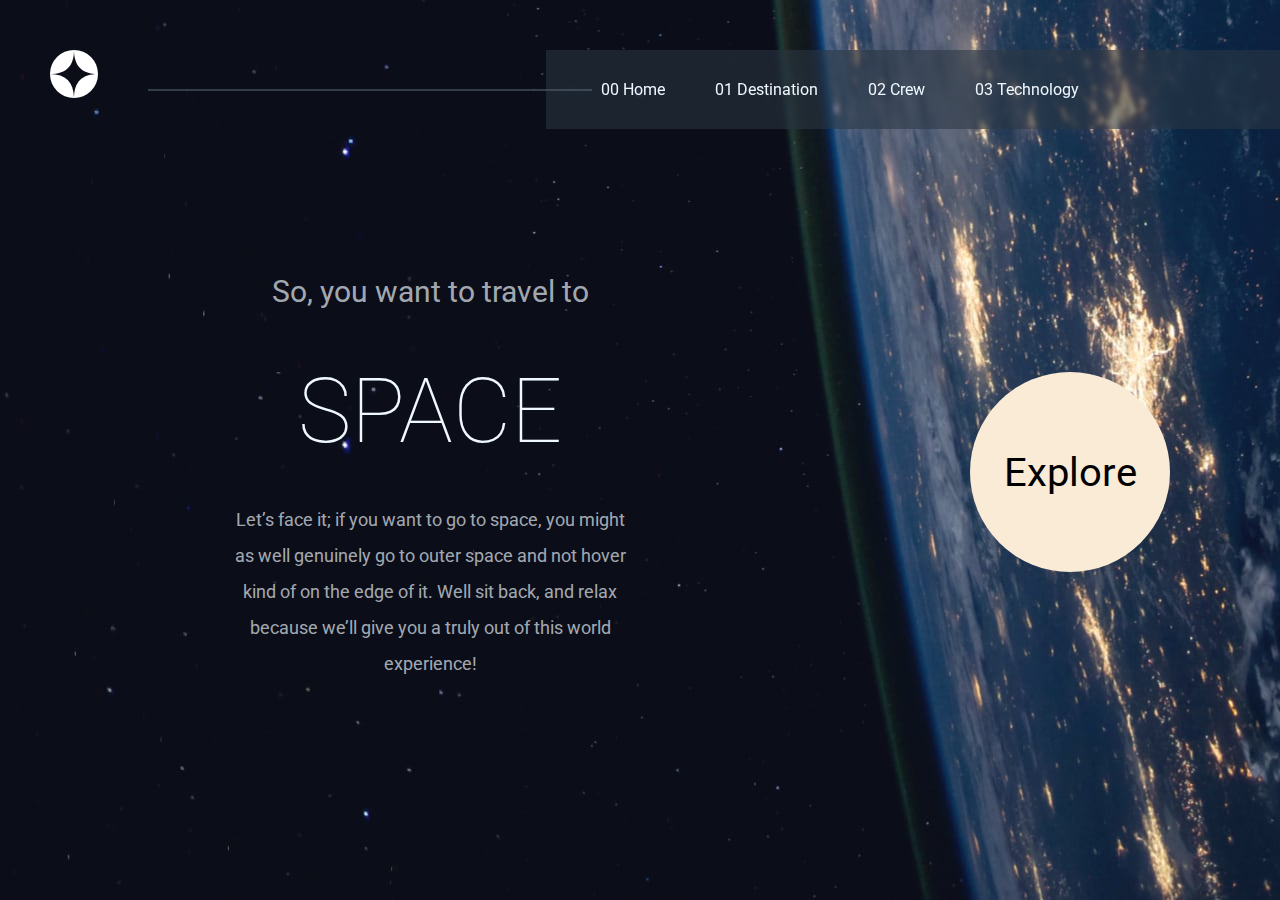
<file: index.html>
<!DOCTYPE html>
<html lang="en">

<head>
  <meta charset="UTF-8">
  <meta name="viewport" content="width=device-width, initial-scale=1.0">
  <link rel="stylesheet" href="css/main.css">

  <link rel="preconnect" href="https://fonts.googleapis.com">
  <link rel="preconnect" href="https://fonts.gstatic.com" crossorigin>
  <link
    href="https://fonts.googleapis.com/css2?family=Open+Sans:ital,wght@0,300;0,400;0,500;0,600;1,400&family=Roboto:wght@300;400;700&display=swap"
    rel="stylesheet">
  <title>Space</title>
</head>

<body>
    <div class="my-body">

      
      <!-- start header -->
      <header>
    <div class="logo"><img src="assets/shared/logo.svg" alt=""></div>
    <div class="container">
      <div class="space"></div>
      <div class="links">
        <span class="icon">
          <span></span>
          <span></span>
          <span></span>
        </span>
        <ul id="for-click">
          <li><a href="#">00 Home</a></li>
          <li><a href="destination.html">01 Destination</a></li>
          <li><a href="crew.html">02 Crew</a></li>
          <li><a href="technology.html">03 Technology</a></li>
        </ul>
      </div>
    </div>
  </header>
  <!-- end header -->
  <div class="content">
    <div class="container">
      <div class="left">
        <p>So, you want to travel to</p>
        <h2>SPACE</h2>
        <p>Let’s face it; if you want to go to space, you might as well genuinely go to
          outer space and not hover kind of on the edge of it. Well sit back, and relax
          because we’ll give you a truly out of this world experience!</p>
      </div>
      <!--  -->
      <div class="right">
        <div class="cont">Explore</div>
      </div>
    </div>
  </div>

</div>
<script src="icon-click.js"></script>
</body>

</html>
</file>
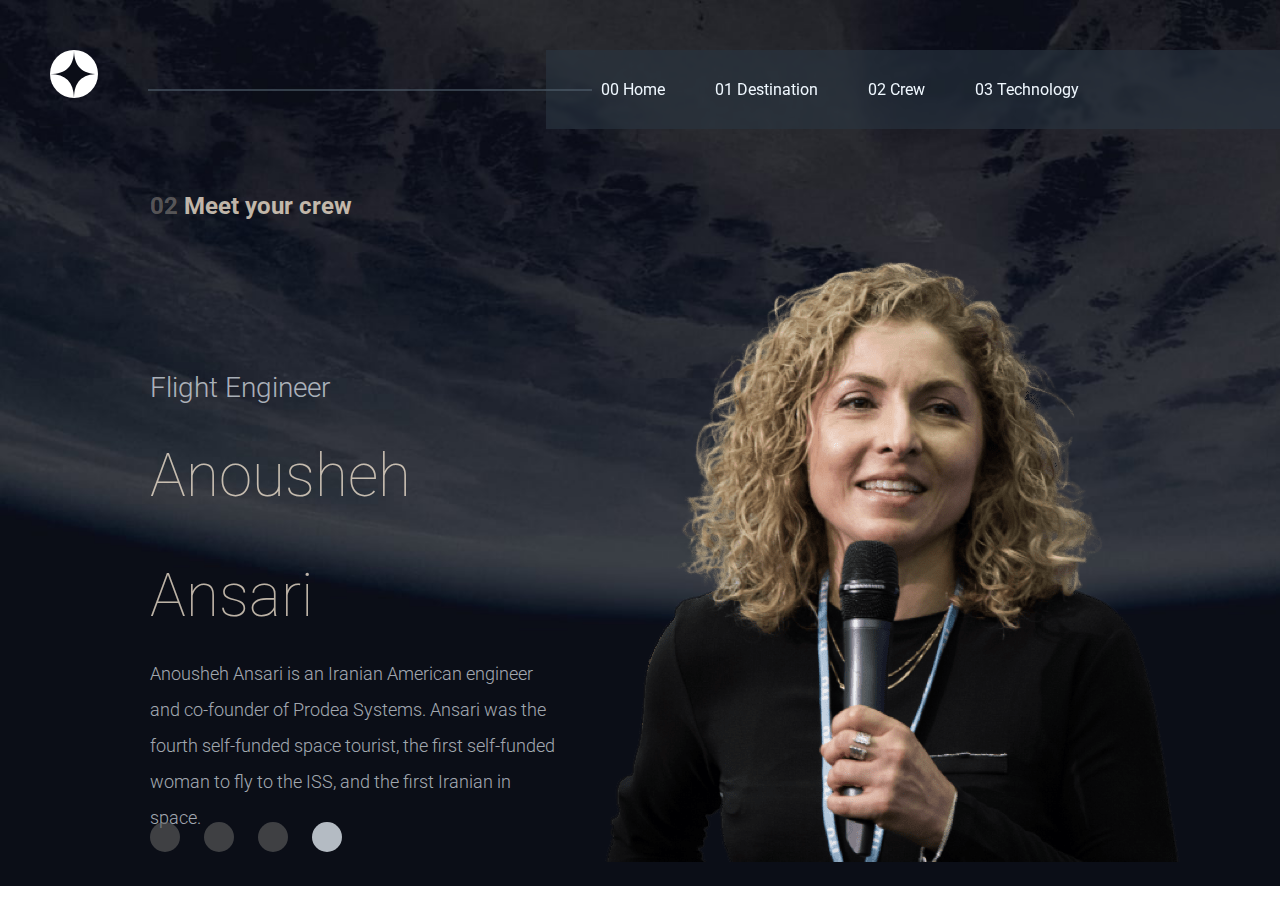
<file: crew.html>
<!DOCTYPE html>
<html lang="en">
<head>
  <meta charset="UTF-8">
  <meta name="viewport" content="width=device-width, initial-scale=1.0">

    <link rel="stylesheet" href="css/crew.css">
    
    <link rel="preconnect" href="https://fonts.googleapis.com">
    <link rel="preconnect" href="https://fonts.gstatic.com" crossorigin>
    <link
      href="https://fonts.googleapis.com/css2?family=Open+Sans:ital,wght@0,300;0,400;0,500;0,600;1,400&family=Roboto:wght@300;400;700&display=swap"
      rel="stylesheet">
  <title>Crew</title>
</head>
<body>
  <div class="my-body" >

      <!-- start header -->
      <header>
        <div class="logo"><img src="assets/shared/logo.svg" alt=""></div>
        <div class="container">
          <div class="space"></div>
          <div class="links">
            <span class="icon">
              <span></span>
              <span></span>
              <span></span>
            </span>
            <ul id="for-click">
              <li><a href="index.html">00 Home</a></li>
              <li><a href="destination.html">01 Destination</a></li>
              <li><a href="crew.html">02 Crew</a></li>
              <li><a href="technology.html">03 Technology</a></li>
            </ul>
          </div>
        </div>
      </header>
      <!-- end header -->
    
    <h2><span>02</span> Meet your crew</h2>
    <section>
      <div class="container">
        <div class="text">
          <p id="role">Flight Engineer</p>
          <h2 id="name">Anousheh Ansari</h2>
          <p id="bio">Anousheh Ansari is an Iranian American engineer and co-founder of Prodea Systems.
          Ansari was the fourth self-funded space tourist, the first self-funded woman to
          fly to the ISS, and the first Iranian in space.</p>
          <div class="points">
            <div class="point "></div>
            <div class="point"></div>
            <div class="point"></div>
            <div class="point active"></div>
          </div>
        </div>
        <div class="image">
          <img id="profimg" src="assets/crew/image-anousheh-ansari.png" alt="">
        </div>
      </div>
    </section>

  </div>
  <script src="req.js"></script>
  <script src="crew.js"></script>
  <script src="icon-click.js"></script>
</body>
</html>
</file>
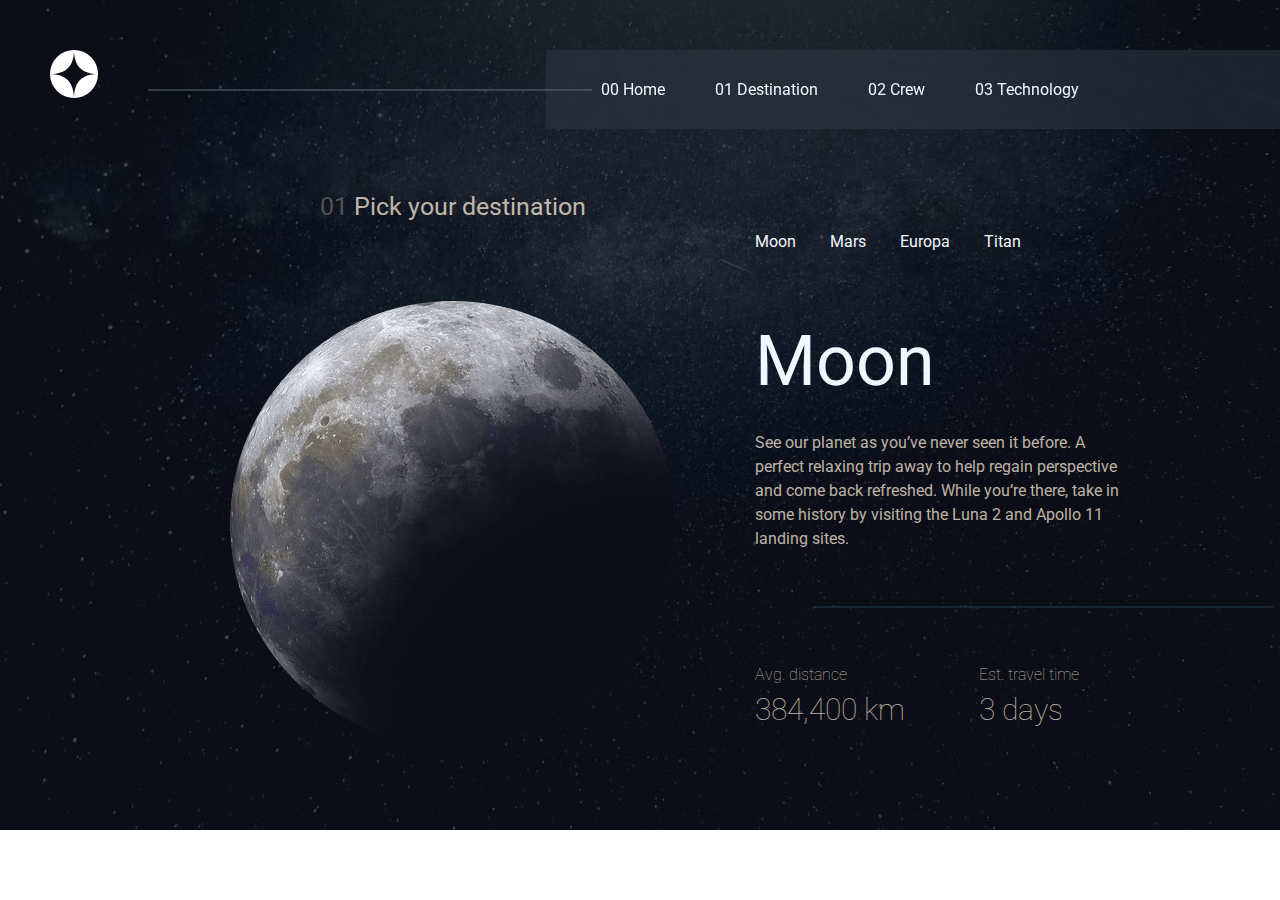
<file: destination.html>
<!DOCTYPE html>
<html lang="en">

<head>
  <meta charset="UTF-8">
  <meta name="viewport" content="width=device-width, initial-scale=1.0">
  <link rel="stylesheet" href="css/des.css">
  <link rel="preconnect" href="https://fonts.googleapis.com">
  <link rel="preconnect" href="https://fonts.gstatic.com" crossorigin>
  <link
    href="https://fonts.googleapis.com/css2?family=Open+Sans:ital,wght@0,300;0,400;0,500;0,600;1,400&family=Roboto:wght@300;400;700&display=swap"
    rel="stylesheet">
  <title>Destination</title>

</head>

<body>
    <div class="my-body">

      
      <!-- start header -->
      <header>
        <div class="logo"><img src="assets/shared/logo.svg" alt=""></div>
        <div class="container">
          <div class="space"></div>
          <div class="links">
            <span class="icon">
              <span></span>
              <span></span>
              <span></span>
            </span>
            <ul id="for-click">
              <li><a href="index.html">00 Home</a></li>
              <li><a href="destination.html">01 Destination</a></li>
              <li><a href="crew.html">02 Crew</a></li>
              <li><a href="technology.html">03 Technology</a></li>
            </ul>
          </div>
        </div>
      </header>
      <!-- end header -->

  <div class="content">
    <div class="container">
      <div class="left">
        <p><span>01 </span> Pick your destination</p>
        <img id="myimg" src="assets/destination/image-moon.png" alt="">
      </div>
      <!--  -->
      <div class="right">
        <ul id="change">
          <li class="myli">Moon</li>
          <li class="myli">Mars</li>
          <li class="myli">Europa</a></li>
          <li class="myli">Titan</li>
        </ul>
        <!--  -->
        <h2 id="name">Moon</h2>
        <p id="description">See our planet as you’ve never seen it before. A perfect relaxing trip away to help
          regain perspective and come back refreshed. While you’re there, take in some history
          by visiting the Luna 2 and Apollo 11 landing sites.</p>
          <div class="br"></div>
          <nav>
            <div class="left">
              <p class="top">Avg. distance</p>
              <p class="bot" id="distance">384,400 km</p>
            </div>
          <div class="right">
            <p class="top">Est. travel time</p>
            <p class="bot" id="travel">3 days</p>
          </div>
        </nav>
      </div>
    </div>
  </div>
  <!--  -->
  
</div>
<script src="icon-click.js"></script>
  <script src="req.js"></script>
  <script src="main.js"></script>
</body>

</html>
</file>
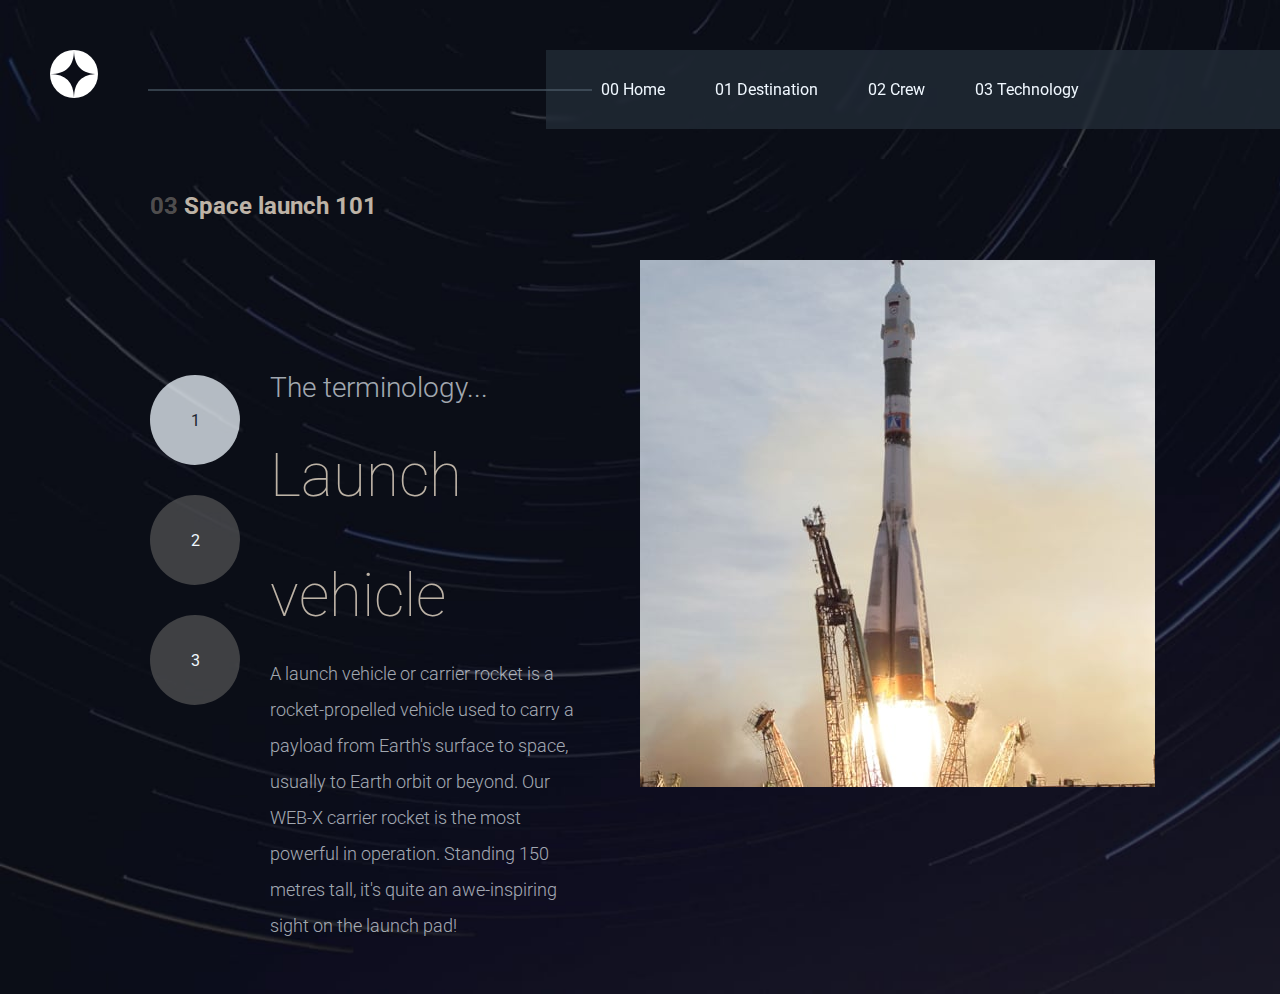
<file: technology.html>
<!DOCTYPE html>
<html lang="en">

<head>
  <meta charset="UTF-8">
  <meta name="viewport" content="width=device-width, initial-scale=1.0">
  <link rel="stylesheet" href="css/technology.css">

  <link rel="preconnect" href="https://fonts.googleapis.com">
  <link rel="preconnect" href="https://fonts.gstatic.com" crossorigin>
  <link
    href="https://fonts.googleapis.com/css2?family=Open+Sans:ital,wght@0,300;0,400;0,500;0,600;1,400&family=Roboto:wght@300;400;700&display=swap"
    rel="stylesheet">
  <title>technology</title>
</head>

<body>
  <div class="my-body">


      <!-- start header -->
      <header>
        <div class="logo"><img src="assets/shared/logo.svg" alt=""></div>
        <div class="container">
          <div class="space"></div>
          <div class="links">
            <span class="icon">
              <span></span>
              <span></span>
              <span></span>
            </span>
            <ul id="for-click">
              <li><a href="index.html">00 Home</a></li>
              <li><a href="destination.html">01 Destination</a></li>
              <li><a href="crew.html">02 Crew</a></li>
              <li><a href="technology.html">03 Technology</a></li>
            </ul>
          </div>
        </div>
      </header>
      <!-- end header -->

        <h2><span>03</span>  Space launch 101</h2>
        <section>
          <div class="container">
            <div class="text">
              <div class="points">
                <div class="point active">1</div>
                <div class="point">2</div>
                <div class="point ">3</div>
              </div>
              <div class="inner-text">

                <p id="role">The terminology...</p>
                <h2 id="name">Launch vehicle</h2>
                <p id="bio">A launch vehicle or carrier rocket is a rocket-propelled vehicle used to carry a
                payload from Earth's surface to space, usually to Earth orbit or beyond. Our
                WEB-X carrier rocket is the most powerful in operation. Standing 150 metres tall,
                it's quite an awe-inspiring sight on the launch pad!</p>
                </div>
                <!--  -->
              </div>
            <div class="image">
              <img id="profimg" src="assets/technology/image-launch-vehicle-portrait.jpg" alt="">
            </div>
          </div>
        </section>

  </div>

    <script src="req.js"></script>
    <script src="technology.js"></script>
    <script src="icon-click.js"></script>
</body>

</html>
</file>
<file: css/main.css>
* {
  padding: 0;
  margin: 0;
}

body {
  background-image: url("../backgrounds/background-home-desktop.jpg");
  overflow-x: hidden;
  font-family: 'Open Sans', sans-serif;
  font-family: 'Roboto', sans-serif;
}

.my-body {
  height: 100vh;
  background-image: url("../backgrounds/background-home-desktop.jpg");
  background-size: cover;
}

@media (max-width:767px) {
  body {
    background-image: url("../assets/home/background-home-mobile.jpg");
    background-size: cover;
  }

  .my-body {
    background-image: url("../assets/home/background-home-mobile.jpg");
    background-size: cover;
  }
}

.container {
  padding-left: 50px;
  padding-right: 50px;
}

/*  */
header {
  padding: 50px;
  display: flex;
}

header .container {
  display: flex;
  width: 100%;
  /* position: relative; */
}

header .container .space {
  margin-top: 40px;
  /* position: relative; */
  /* top: 50%; */
  transform: translateY(-50%);
  width: 43%;
  height: 2px;
  /* background-color: antiquewhite; */
  background-color: #55647391;
  backdrop-filter: blur(1px);
  z-index: 2;
}

header .container .links {
  width: 55%;
  text-align: center;
  background-color: #2a364291;
  backdrop-filter: blur(2px);
  padding: 15px;
  padding-top: 20px;
  padding-bottom: 20px;
  position: absolute;
  right: 0;
}

@media (min-width: 768px) {
  header .links .icon {
    display: none;
  }
}

/* header .links ul {
  display: flex;
} */



/* =icon= */
header .links .icon {
  width: 30px;
  display: flex;
  flex-wrap: wrap;
  justify-content: flex-end;
  /* display: none; */
}

@media (max-width: 767px) {
  header .container .space {
    display: none;
  }
}

@media (min-width: 768px) {
  header .links .icon {
    display: none;
  }
}

.container .links .icon span {
  height: 3px;
  background-color: aliceblue;
  margin-bottom: 5px;
  transition: 0.3s;
}

.container .links .icon span:first-child {
  width: 100%;
}

.container .links .icon span:nth-child(2) {
  width: 50%;
}

.container .links:hover .icon span:nth-child(2) {
  width: 100%;
}

.container .links .icon span:last-child {
  width: 100%;
}

/* =icon= */

header .container ul {
  list-style: none;
  display: flex;
}

@media (max-width: 767px) {
  .clickList {
    display: flex !important;
    width: 250px;
    position: absolute;
    right: 5px;
    top: 18px;
  }

  header .links ul {
    display: none;
    background-color: rgba(18, 30, 49, 0.577);
    border-radius: 10px;
    /* display: flex; */
    flex-direction: column;
  }


  header .links ul li:hover {
    padding-left: 30px;
  }

  header .container ul li::after {
    display: none;
  }

  header .links {
    background-color: transparent !important;
    position: relative;
  }

  header .links .icon {
    display: flex;
    position: absolute;
    right: 15px;
    cursor: pointer;
  }


}

header .container ul li {
  padding: 10px;
  list-style: none;
  /* display: inline-block; */
  margin-left: 30px;
  transition: .3s;
  cursor: pointer;
  position: relative;
}

header .container ul li::after {
  /* content: " "; */
  width: 100%;
  height: 2px;
  background-color: aliceblue;
  position: absolute;
  bottom: -20px;
  left: 0;
  transition: 0.5s;
}

header .container .links li:hover::after {
  /* border-bottom: 1px solid white; */
  content: "";
}

@media (max-width: 767px) {
  header .links ul li {
    margin-left: 0;
    right: 0;
  }
}

header .container ul li a {
  color: aliceblue;
  text-decoration: none;
}

/* end header */

/* start content */
.content {
  margin: 100px;
  width: 100%;
}

.content .container {
  width: 100%;
  display: grid;
  grid-template-columns: repeat(2, minmax(150px, 1fr));
  color: aliceblue;
  justify-content: center;
  align-items: center;
  height: 400px;
  padding: 10px;
  text-align: center;
  /* background-color: aqua; */
}

@media (max-width: 767px) {
  .content .container {
    grid-template-columns: auto;
    grid-template-rows: repeat(4, auto);
    gap: 20px;
  }
}

.content .container .left p {
  line-height: 2;
  color: #f0f8ffad;
  font-size: 30px;
}

@media (max-width: 767px) {
  .content .container .left {
    max-height: 150px;
  }

  .content .container .left h2+p {
    margin: 10px;
  }

  .content {
    margin: -20px;
  }
}

.content .container .left h2 {
  font-size: 90px;
  line-height: 2;
  font-weight: lighter;
}

.content .container .left h2+p {
  font-size: large;
  /* max-width: 73%; */
  text-align: center;
  margin: 0 120px;
  color: #f0f8ffad;
}

.content .container .right {
  position: relative;
}

.content .container .right .cont {
  background-color: antiquewhite;
  color: black;
  width: 160px;
  height: 160px;
  border-radius: 50%;
  position: absolute;
  top: 50%;
  left: 50%;
  transform: translate(-50%, -50%);
  padding: 20px;
  font-size: 40px;
  align-items: center;
  display: flex;
  justify-content: center;
}

@media (max-width: 767px) {
  .content .container .right {
    grid-row: 18;
  }

  .content .container .left p {
    font-size: 20px;
  }

  .content .container .left h2 {
    font-size: 55px;
  }

  .content .container .left h2+p {
    margin: 10px;
  }
}
</file>
<file: css/crew.css>
* {
  padding: 0;
  margin: 0;
}

body {
  /* background-image: url("../backgrounds/background-crew-desktop.jpg"); */
  background-size: cover;
  overflow-x: hidden;
  font-family: 'Open Sans', sans-serif;
  font-family: 'Roboto', sans-serif;
}

.my-body {
  background-image: url("../backgrounds/background-crew-desktop.jpg");
  background-size: cover;
}

@media (max-width:767px) {
  body {
    background-image: url("../assets/crew/background-crew-mobile.jpg");
    background-size: cover;

  }

  .my-body {
    background-image: url("../assets/crew/background-crew-mobile.jpg");
    background-size: cover;
  }
}

.container {
  padding-left: 50px;
  padding-right: 50px;
}

/*  */
header {
  padding: 50px;
  display: flex;
}

header .container {
  display: flex;
  width: 100%;
  /* position: relative; */
}

header .container .space {
  margin-top: 40px;
  /* position: relative; */
  /* top: 50%; */
  transform: translateY(-50%);
  width: 43%;
  height: 2px;
  /* background-color: antiquewhite; */
  background-color: #55647391;
  backdrop-filter: blur(1px);
  z-index: 2;
}

header .container .links {
  width: 55%;
  text-align: center;
  background-color: #2a364291;
  backdrop-filter: blur(2px);
  padding: 15px;
  padding-top: 20px;
  padding-bottom: 20px;
  position: absolute;
  right: 0;
}

@media (min-width: 768px) {
  header .links .icon {
    display: none;
  }
}

/* header .links ul {
  display: flex;
} */



/* =icon= */
header .links .icon {
  width: 30px;
  display: flex;
  flex-wrap: wrap;
  justify-content: flex-end;
  /* display: none; */
}

@media (max-width: 767px) {
  header .container .space {
    display: none;
  }
}

@media (min-width: 768px) {
  header .links .icon {
    display: none;
  }
}

.container .links .icon span {
  height: 3px;
  background-color: aliceblue;
  margin-bottom: 5px;
  transition: 0.3s;
}

.container .links .icon span:first-child {
  width: 100%;
}

.container .links .icon span:nth-child(2) {
  width: 50%;
}

.container .links:hover .icon span:nth-child(2) {
  width: 100%;
}

.container .links .icon span:last-child {
  width: 100%;
}

/* =icon= */

header .container ul {
  list-style: none;
  display: flex;
}

@media (max-width: 767px) {
  .clickList {
    display: flex !important;
    width: 250px;
    position: absolute;
    right: 5px;
    top: 18px;
  }

  header .links ul {
    display: none;
    background-color: rgba(18, 30, 49, 0.577);
    border-radius: 10px;
    /* display: flex; */
    flex-direction: column;
  }


  header .links ul li:hover {
    padding-left: 30px;
  }

  header .container ul li::after {
    display: none;
  }

  header .links {
    background-color: transparent !important;
    position: relative;
  }

  header .links .icon {
    display: flex;
    position: absolute;
    right: 15px;
    cursor: pointer;
  }


}

header .container ul li {
  padding: 10px;
  list-style: none;
  /* display: inline-block; */
  margin-left: 30px;
  transition: .3s;
  cursor: pointer;
  position: relative;
}

header .container ul li::after {
  /* content: " "; */
  width: 100%;
  height: 2px;
  background-color: aliceblue;
  position: absolute;
  bottom: -20px;
  left: 0;
  transition: 0.5s;
}

header .container .links li:hover::after {
  /* border-bottom: 1px solid white; */
  content: "";
}

@media (max-width: 767px) {
  header .links ul li {
    margin-left: 0;
    right: 0;
  }
}

header .container ul li a {
  color: aliceblue;
  text-decoration: none;
}

/* end header */

h2 {
  color: #faebd7bf;
  margin: 40px 0px 40px 150px;
}

h2 span {
  color: #faebd74d;
}

section {
  padding: 0 50px;
}

section .container {
  display: grid;
  grid-template-columns: repeat(2, 1fr);
  color: aliceblue;
}

@media (max-width:767px) {
  section {
    padding: 0px 30px;
  }

  section .container {
    grid-template-columns: auto;
    grid-template-rows: repeat(2, auto);
    padding: 0;
  }

  section .container .image {
    grid-row: 1;
    max-width: 80%;
  }

  section .container .image img {
    width: 100%;
    padding: 0 35px;
  }

  h2 {
    color: #faebd7bf;
    margin: 20px auto;
    text-align: center;
  }

}

section .container .text {
  padding: 50px;
  padding-top: 100px;
  position: relative;
}


section .container .text p {
  line-height: 2;
  color: #f0f8ffad;
  font-size: 28px;
  font-weight: 300;
}

section .container .text h2 {
  font-size: 60px;
  line-height: 2;
  font-weight: lighter;
  margin: 0;
  padding: 0;
}

section .container .text h2+p {
  font-size: large;
  /* max-width: 73%; */
  /* text-align: center; */
  /* margin: 0 120px; */
  color: #f0f8ffad;
}

@media (max-width:767px) {
  section .container .text {
    padding: 30px;
    text-align: center;
  }

  section .container .text h2 {
    font-size: 34px;
  }

}

section .container .text .points {
  position: absolute;
  bottom: 30px
}

section .container .text .points .point {
  width: 30px;
  height: 30px;
  border-radius: 50%;
  display: inline-block;
  margin-right: 20px;
  background-color: #6060609c;
  cursor: pointer;
}

section .container .text .points .active {
  background-color: #f0f8ffbd;
}

@media (max-width:767px) {
  section .container .text .points {
    position: absolute;
    bottom: -15px;
    margin-left: 35px;
  }
}
</file>
<file: css/des.css>
* {
  padding: 0;
  margin: 0;
}

body {
  /* background-image: url("../backgrounds/background-destination-desktop.jpg") no-repeat; */
  background-size: cover;
  overflow-x: hidden;
  font-family: 'Open Sans', sans-serif;
  font-family: 'Roboto', sans-serif;
}

.my-body {
  /* height: 100vh; */
  background-image: url("../backgrounds/background-destination-desktop.jpg");
  background-size: cover;
}

@media (max-width:767px) {
  body {
    background-image: url("../assets/destination/background-destination-mobile.jpg");
    background-size: cover;
  }

  .my-body {
    background-image: url("../assets/destination/background-destination-mobile.jpg");
    background-size: cover;
  }
}

.container {
  padding-left: 50px;
  padding-right: 50px;
}

/*  */
header {
  padding: 50px;
  display: flex;
}

header .container {
  display: flex;
  width: 100%;
  /* position: relative; */
}

header .container .space {
  margin-top: 40px;
  /* position: relative; */
  /* top: 50%; */
  transform: translateY(-50%);
  width: 43%;
  height: 2px;
  /* background-color: antiquewhite; */
  background-color: #55647391;
  backdrop-filter: blur(1px);
  z-index: 2;
}

header .container .links {
  width: 55%;
  text-align: center;
  background-color: #2a364291;
  backdrop-filter: blur(2px);
  padding: 15px;
  padding-top: 20px;
  padding-bottom: 20px;
  position: absolute;
  right: 0;
}

@media (min-width: 768px) {
  header .links .icon {
    display: none;
  }
}

/* =icon= */
header .links .icon {
  width: 30px;
  display: flex;
  flex-wrap: wrap;
  justify-content: flex-end;
  /* display: none; */
}

@media (max-width: 767px) {
  header .container .space {
    display: none;
  }
}

@media (min-width: 768px) {
  header .links .icon {
    display: none;
  }
}

.container .links .icon span {
  height: 3px;
  background-color: aliceblue;
  margin-bottom: 5px;
  transition: 0.3s;
}

.container .links .icon span:first-child {
  width: 100%;
}

.container .links .icon span:nth-child(2) {
  width: 50%;
}

.container .links:hover .icon span:nth-child(2) {
  width: 100%;
}

.container .links .icon span:last-child {
  width: 100%;
}

/* =icon= */

header .container ul {
  list-style: none;
  display: flex;
}

@media (max-width: 767px) {
  .clickList {
    display: flex !important;
    width: 250px;
    position: absolute;
    right: 5px;
    top: 18px;
  }

  header .links ul {
    display: none;
    background-color: rgba(18, 30, 49, 0.577);
    border-radius: 10px;
    /* display: flex; */
    flex-direction: column;
  }


  header .links ul li:hover {
    padding-left: 30px;
  }

  header .container ul li::after {
    display: none;
  }

  header .links {
    background-color: transparent !important;
    position: relative;
  }

  header .links .icon {
    display: flex;
    position: absolute;
    right: 15px;
    cursor: pointer;
  }


}

header .container ul li {
  padding: 10px;
  list-style: none;
  /* display: inline-block; */
  margin-left: 30px;
  transition: .3s;
  cursor: pointer;
  position: relative;
}

header .container ul li::after {
  /* content: " "; */
  width: 100%;
  height: 2px;
  background-color: aliceblue;
  position: absolute;
  bottom: -20px;
  left: 0;
  transition: 0.5s;
}

header .container .links li:hover::after {
  /* border-bottom: 1px solid white; */
  content: "";
}

@media (max-width: 767px) {
  header .links ul li {
    margin-left: 0;
    right: 0;
  }
}

header .container ul li a {
  color: aliceblue;
  text-decoration: none;
}

/* end header */

/* start content  */
.content {
  width: 100%;
  margin: 0 100px;
  margin-top: 40px;
}

.content .container {
  display: grid;
  grid-template-columns: repeat(2, 1fr);
}

@media (max-width:767px) {
  .content .container {
    grid-template-columns: auto;
    grid-template-rows: repeat(2, minmax(150px, auto));
  }
}

.content .container .left p {
  text-align: center;
  color: #faebd7bf;
  font-size: 25px;
}

.content .container .left p span {
  color: #faebd74d;
}

.content .container .left img {
  margin: 70px;
  padding: 10px;
}

@media (max-width:767px) {
  .content .container .left img {
    margin: 20px;
    padding: 10px;
    width: 250px;
  }
}

/*  */
.content .container .right {
  color: aliceblue;
}

.content .container .right ul {
  list-style: none;
  margin: 40px 0;
}

.content .container .right ul li {
  display: inline-block;
  margin-right: 30px;
  cursor: pointer;
  /* padding: 10px; */
  position: relative;
}

.content .container .right ul li::after {
  /* content: " "; */
  width: 100%;
  height: 2px;
  background-color: aliceblue;
  position: absolute;
  bottom: -20px;
  left: 0;
  transition: 0.5s;
}

.content .container .right ul li:hover:after {
  content: "";
}

.content .container .right ul li a {
  text-decoration: none;
  color: #faebd7bf;
}

.content .container .right h2 {
  line-height: 2;
  font-size: 70px;
  font-weight: 400;
}

.content .container .right p {
  width: 375px;
  color: #faebd7bf;
  line-height: 1.5;
}

.content .container .right .br {
  width: 80%;
  height: 2px;
  background-color: #25394b91;
  margin: 55px auto;
}

.content .container nav {
  width: 80%;

}

.content .container nav .left,
.content .container nav .right {
  width: 220px;
  display: inline-block;
  /* background-color: aqua; */
}

.content .container nav .left .top,
.content .container nav .right .top {
  font-size: medium;
  font-weight: 100;
  text-align: start;
}

.content .container .right .bot,
.content .container .left .bot {
  font-size: 30px;
  font-weight: 100;
  text-align: start;
}

@media (max-width:767px) {

  .content .container .right .bot,
  .content .container .left .bot,
  .content .container nav .left .top,
  .content .container nav .right .top {
    width: 150px;
    margin: 0 auto;
  }

  .content .container {
    position: absolute;
    left: 0;
    margin: 0;
    padding: 20px;
    text-align: center;
  }

  .content .container .left {
    width: 100%;
  }

  .content .container .right p {
    width: 250px;
    margin: 0 auto;
  }
}

/* end content  */
</file>
<file: css/technology.css>
* {
  padding: 0;
  margin: 0;
}

body {
  background-image: url("../assets/technology/background-technology-desktop.jpg");
  background-size: cover;
  overflow-x: hidden;
  font-family: 'Open Sans', sans-serif;
  font-family: 'Roboto', sans-serif;
}

.my-body {
  background-image: url("../assets/technology/background-technology-desktop.jpg");
  background-size: cover;
}

@media (max-width:767px) {
  body {
    background-image: url("../assets/technology/background-technology-mobile.jpg");
    background-size: cover;
  }

  .my-body {
    background-image: url("../assets/technology/background-technology-mobile.jpg");
    background-size: cover;
  }
}

.container {
  padding-left: 50px;
  padding-right: 50px;
}

/*  */
header {
  padding: 50px;
  display: flex;
}

header .container {
  display: flex;
  width: 100%;
  /* position: relative; */
}

header .container .space {
  margin-top: 40px;
  /* position: relative; */
  /* top: 50%; */
  transform: translateY(-50%);
  width: 43%;
  height: 2px;
  /* background-color: antiquewhite; */
  background-color: #55647391;
  backdrop-filter: blur(1px);
  z-index: 2;
}

header .container .links {
  width: 55%;
  text-align: center;
  background-color: #2a364291;
  backdrop-filter: blur(2px);
  padding: 15px;
  padding-top: 20px;
  padding-bottom: 20px;
  position: absolute;
  right: 0;
}

@media (min-width: 768px) {
  header .links .icon {
    display: none;
  }
}

/* =icon= */
header .links .icon {
  width: 30px;
  display: flex;
  flex-wrap: wrap;
  justify-content: flex-end;
  /* display: none; */
}

@media (max-width: 767px) {
  header .container .space {
    display: none;
  }
}

@media (min-width: 768px) {
  header .links .icon {
    display: none;
  }
}

.container .links .icon span {
  height: 3px;
  background-color: aliceblue;
  margin-bottom: 5px;
  transition: 0.3s;
}

.container .links .icon span:first-child {
  width: 100%;
}

.container .links .icon span:nth-child(2) {
  width: 50%;
}

.container .links:hover .icon span:nth-child(2) {
  width: 100%;
}

.container .links .icon span:last-child {
  width: 100%;
}

/* =icon= */

header .container ul {
  list-style: none;
  display: flex;
}

@media (max-width: 767px) {
  .clickList {
    display: flex !important;
    width: 250px;
    position: absolute;
    right: 5px;
    top: 18px;
  }

  header .links ul {
    display: none;
    background-color: rgba(18, 30, 49, 0.577);
    border-radius: 10px;
    /* display: flex; */
    flex-direction: column;
  }


  header .links ul li:hover {
    padding-left: 30px;
  }

  header .container ul li::after {
    display: none;
  }

  header .links {
    background-color: transparent !important;
    position: relative;
  }

  header .links .icon {
    display: flex;
    position: absolute;
    right: 15px;
    cursor: pointer;
  }


}

header .container ul li {
  padding: 10px;
  list-style: none;
  /* display: inline-block; */
  margin-left: 30px;
  transition: .3s;
  cursor: pointer;
  position: relative;
}

header .container ul li::after {
  /* content: " "; */
  width: 100%;
  height: 2px;
  background-color: aliceblue;
  position: absolute;
  bottom: -20px;
  left: 0;
  transition: 0.5s;
}

header .container .links li:hover::after {
  /* border-bottom: 1px solid white; */
  content: "";
}

@media (max-width: 767px) {
  header .links ul li {
    margin-left: 0;
    right: 0;
  }
}

header .container ul li a {
  color: aliceblue;
  text-decoration: none;
}

/* end header */

h2 {
  color: #faebd7bf;
  margin: 40px 0px 40px 150px;
}

@media (max-width: 767px) {
  h2 {
    margin: 20px;
    text-align: center;
  }
}

h2 span {
  color: #faebd74d;
}

section {
  padding: 0 50px;
}

section .container {
  display: grid;
  grid-template-columns: repeat(2, 1fr);
  color: aliceblue;
}

@media (max-width:767px) {
  section .container {
    grid-template-columns: auto;
    grid-template-rows: repeat(2, auto);
  }

  section {
    padding: 0;
  }
}

section .container .text {
  padding: 50px;
  padding-top: 100px;
  position: relative;
  display: grid;
  grid-template-columns: repeat(2, auto);
  gap: 30px;
}

section .container .text p {
  line-height: 2;
  color: #f0f8ffad;
  font-size: 28px;
  font-weight: 300;
}

section .container .text h2 {
  font-size: 60px;
  line-height: 2;
  font-weight: lighter;
  margin: 0;
  padding: 0;
}

section .container .text h2+p {
  font-size: large;
  /* max-width: 73%; */
  /* text-align: center; */
  /* margin: 0 120px; */
  color: #f0f8ffad;
}

@media (max-width:767px) {
  section .container {
    text-align: center;
  }

  section .container .image {
    grid-row: 1;
    width: 100%;
  }

  section .container .image img {
    width: 100%;
  }

  section .container .text {
    padding: 5px;
    grid-template-columns: auto;
    grid-template-rows: repeat(2, auto);
  }

  section .container .text h2 {
    font-size: 40px;
  }
}


section .container .text .points {
  /* position: absolute;
  bottom: 30px */
  display: flex;
  flex-direction: column;
}

section .container .text .points .point {
  width: 90px;
  height: 90px;
  display: flex;
  justify-content: center;
  align-items: center;
  border-radius: 50%;
  /* display: inline-block; */
  /* margin-right: 20px; */
  margin: 15px 0;
  background-color: #6060609c;
  cursor: pointer;
}

section .container .text .points .active {
  background-color: #f0f8ffbd;
  color: #1c262f;
}

@media (max-width:767px) {
  section .container .text .points {
    grid-row: 1;
    flex-direction: row;
    margin: 15px auto;
  }

  section .container .text .points .point {
    width: 50px;
    height: 50px;
    margin: 0 15px;

  }
}
</file>
